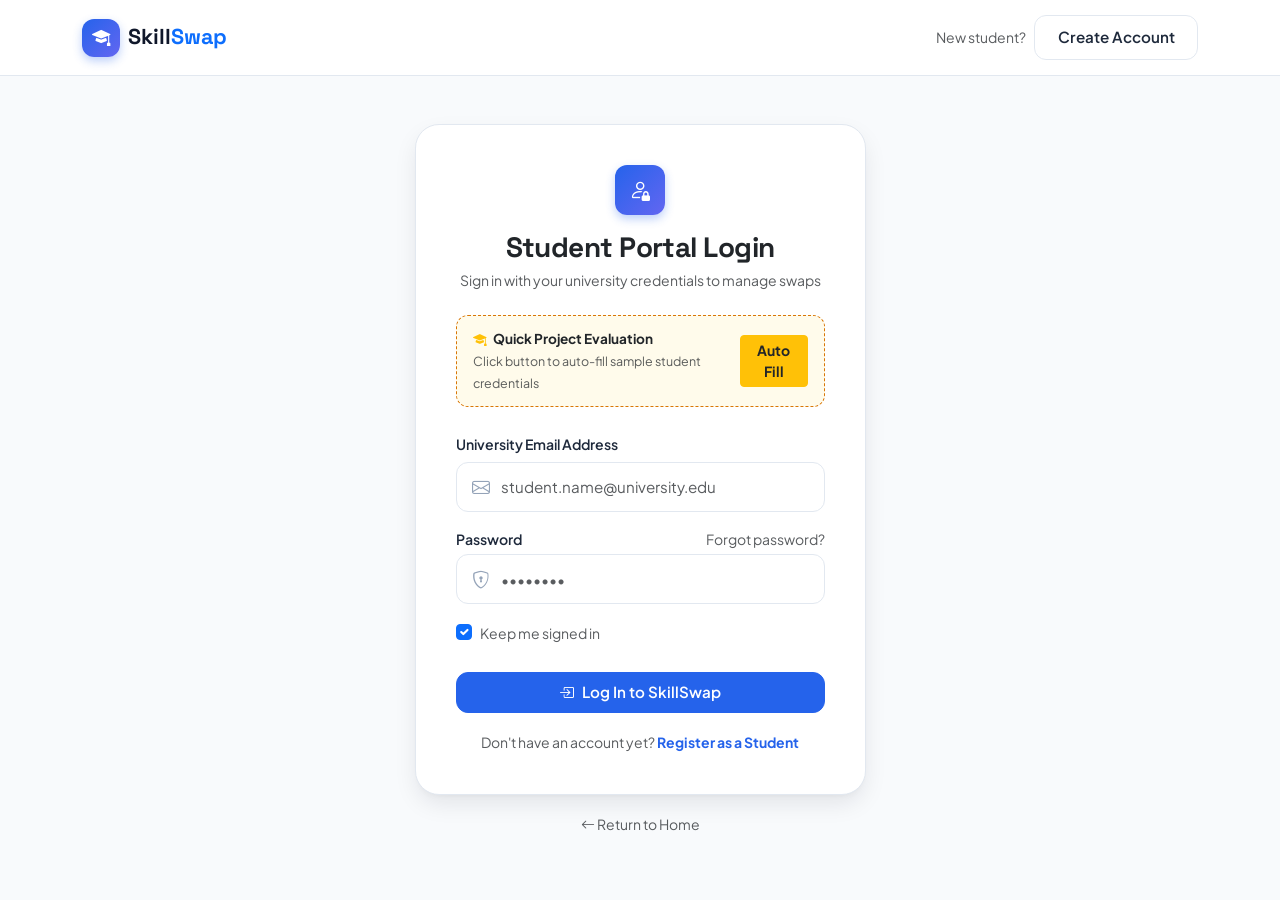
<file: login.html>
<!DOCTYPE html>
<html lang="en">
<head>
  <meta charset="UTF-8">
  <meta name="viewport" content="width=device-width, initial-scale=1.0">
  <title>Student Login – SkillSwap</title>

  <!-- Bootstrap 5.3 CSS -->
  <link href="https://cdn.jsdelivr.net/npm/bootstrap@5.3.2/dist/css/bootstrap.min.css" rel="stylesheet">
  <!-- Bootstrap Icons -->
  <link rel="stylesheet" href="https://cdn.jsdelivr.net/npm/bootstrap-icons@1.11.3/font/bootstrap-icons.min.css">
  
  <!-- Custom Project Styles -->
  <link rel="stylesheet" href="css/style.css">
  <link rel="stylesheet" href="css/responsive.css">
</head>
<body>

  <!-- ========================================================================
       Navigation Bar
       ======================================================================== -->
  <nav class="navbar navbar-expand-lg navbar-custom sticky-top">
    <div class="container">
      <a class="navbar-brand navbar-brand-logo" href="index.html">
        <span class="brand-icon-wrapper">
          <i class="bi bi-mortarboard-fill"></i>
        </span>
        <span>Skill<span class="text-primary">Swap</span></span>
      </a>

      <div class="ms-auto d-flex align-items-center gap-2">
        <span class="small text-muted d-none d-sm-inline">New student?</span>
        <a href="register.html" class="btn btn-sm btn-outline-custom">Create Account</a>
      </div>
    </div>
  </nav>

  <!-- ========================================================================
       Auth Content
       ======================================================================== -->
  <div class="auth-wrapper">
    <div class="container">
      <div class="row justify-content-center">
        <div class="col-md-8 col-lg-5">
          
          <div class="auth-card">
            <!-- Header -->
            <div class="text-center mb-4">
              <span class="brand-icon-wrapper mx-auto mb-3" style="width: 50px; height: 50px; font-size: 1.4rem;">
                <i class="bi bi-person-lock"></i>
              </span>
              <h3 class="fw-bold text-dark mb-1">Student Portal Login</h3>
              <p class="text-muted small">Sign in with your university credentials to manage swaps</p>
            </div>

            <!-- Demo Login Pill for Teachers / Evaluators -->
            <div class="demo-account-pill mb-4 d-flex align-items-center justify-content-between">
              <div>
                <strong class="text-dark d-block"><i class="bi bi-mortarboard-fill text-warning me-1"></i> Quick Project Evaluation</strong>
                <span class="text-muted" style="font-size: 0.78rem;">Click button to auto-fill sample student credentials</span>
              </div>
              <button type="button" id="btnDemoLogin" class="btn btn-sm btn-warning text-dark fw-bold">
                Auto Fill
              </button>
            </div>

            <!-- Login Form -->
            <form id="loginForm">
              <div class="mb-3">
                <label for="loginEmail" class="form-label-custom">University Email Address</label>
                <div class="search-input-group">
                  <i class="bi bi-envelope"></i>
                  <input type="email" class="form-control" id="loginEmail" placeholder="student.name@university.edu" required>
                </div>
              </div>

              <div class="mb-3">
                <div class="d-flex justify-content-between align-items-center mb-1">
                  <label for="loginPassword" class="form-label-custom mb-0">Password</label>
                  <a href="#" class="small text-muted" onclick="showCustomToast('Password Reset', 'Password recovery link has been simulated.'); return false;">Forgot password?</a>
                </div>
                <div class="search-input-group">
                  <i class="bi bi-shield-lock"></i>
                  <input type="password" class="form-control" id="loginPassword" placeholder="••••••••" required>
                </div>
              </div>

              <div class="d-flex justify-content-between align-items-center mb-4">
                <div class="form-check">
                  <input class="form-check-input" type="checkbox" id="rememberMe" checked>
                  <label class="form-check-label small text-muted" for="rememberMe">
                    Keep me signed in
                  </label>
                </div>
              </div>

              <button type="submit" class="btn btn-primary-custom w-100 py-2 mb-3">
                <i class="bi bi-box-arrow-in-right"></i> Log In to SkillSwap
              </button>

              <div class="text-center">
                <span class="text-muted small">Don't have an account yet? </span>
                <a href="register.html" class="small fw-bold">Register as a Student</a>
              </div>
            </form>

          </div>

          <div class="text-center mt-3">
            <a href="index.html" class="text-muted small">
              <i class="bi bi-arrow-left"></i> Return to Home
            </a>
          </div>

        </div>
      </div>
    </div>
  </div>

  <!-- Bootstrap 5.3 JS Bundle -->
  <script src="https://cdn.jsdelivr.net/npm/bootstrap@5.3.2/dist/js/bootstrap.bundle.min.js"></script>
  <!-- Main Project JS -->
  <script src="js/main.js"></script>
</body>
</html>
</file>
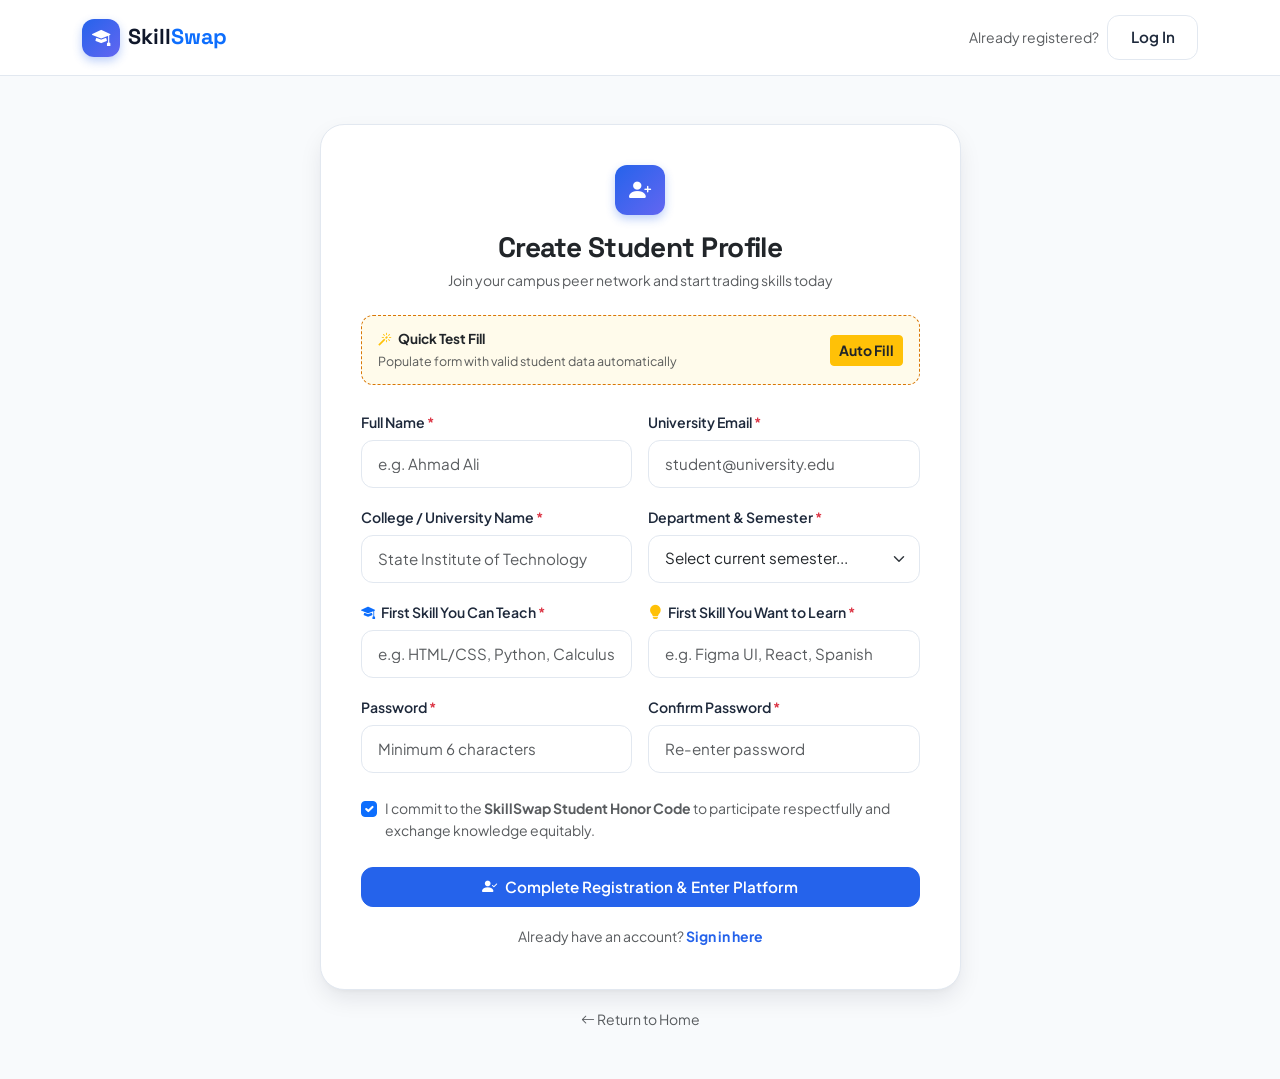
<file: register.html>
<!DOCTYPE html>
<html lang="en">
<head>
  <meta charset="UTF-8">
  <meta name="viewport" content="width=device-width, initial-scale=1.0">
  <title>Student Registration – SkillSwap</title>

  <!-- Bootstrap 5.3 CSS -->
  <link href="https://cdn.jsdelivr.net/npm/bootstrap@5.3.2/dist/css/bootstrap.min.css" rel="stylesheet">
  <!-- Bootstrap Icons -->
  <link rel="stylesheet" href="https://cdn.jsdelivr.net/npm/bootstrap-icons@1.11.3/font/bootstrap-icons.min.css">
  
  <!-- Custom Project Styles -->
  <link rel="stylesheet" href="css/style.css">
  <link rel="stylesheet" href="css/responsive.css">
</head>
<body>

  <!-- ========================================================================
       Navigation Bar
       ======================================================================== -->
  <nav class="navbar navbar-expand-lg navbar-custom sticky-top">
    <div class="container">
      <a class="navbar-brand navbar-brand-logo" href="index.html">
        <span class="brand-icon-wrapper">
          <i class="bi bi-mortarboard-fill"></i>
        </span>
        <span>Skill<span class="text-primary">Swap</span></span>
      </a>

      <div class="ms-auto d-flex align-items-center gap-2">
        <span class="small text-muted d-none d-sm-inline">Already registered?</span>
        <a href="login.html" class="btn btn-sm btn-outline-custom">Log In</a>
      </div>
    </div>
  </nav>

  <!-- ========================================================================
       Auth Content
       ======================================================================== -->
  <div class="auth-wrapper py-5">
    <div class="container">
      <div class="row justify-content-center">
        <div class="col-md-9 col-lg-7">
          
          <div class="auth-card">
            <div class="text-center mb-4">
              <span class="brand-icon-wrapper mx-auto mb-3" style="width: 50px; height: 50px; font-size: 1.4rem;">
                <i class="bi bi-person-plus-fill"></i>
              </span>
              <h3 class="fw-bold text-dark mb-1">Create Student Profile</h3>
              <p class="text-muted small">Join your campus peer network and start trading skills today</p>
            </div>

            <!-- Demo Fill Pill -->
            <div class="demo-account-pill mb-4 d-flex align-items-center justify-content-between">
              <div>
                <strong class="text-dark d-block"><i class="bi bi-magic text-warning me-1"></i> Quick Test Fill</strong>
                <span class="text-muted" style="font-size: 0.78rem;">Populate form with valid student data automatically</span>
              </div>
              <button type="button" id="btnDemoRegister" class="btn btn-sm btn-warning text-dark fw-bold">
                Auto Fill
              </button>
            </div>

            <!-- Register Form -->
            <form id="registerForm">
              <div class="row g-3 mb-3">
                <div class="col-md-6">
                  <label for="regFullName" class="form-label-custom">Full Name <span class="text-danger">*</span></label>
                  <input type="text" class="form-control form-control-custom" id="regFullName" placeholder="e.g. Ahmad Ali" required>
                </div>
                <div class="col-md-6">
                  <label for="regEmail" class="form-label-custom">University Email <span class="text-danger">*</span></label>
                  <input type="email" class="form-control form-control-custom" id="regEmail" placeholder="student@university.edu" required>
                </div>
              </div>

              <div class="row g-3 mb-3">
                <div class="col-md-6">
                  <label for="regCollege" class="form-label-custom">College / University Name <span class="text-danger">*</span></label>
                  <input type="text" class="form-control form-control-custom" id="regCollege" placeholder="State Institute of Technology" required>
                </div>
                <div class="col-md-6">
                  <label for="regMajor" class="form-label-custom">Department & Semester <span class="text-danger">*</span></label>
                  <select id="regMajor" class="form-select form-select-custom" required>
                    <option value="" disabled selected>Select current semester...</option>
                    <option value="Computer Science • 5th Sem">Computer Science (5th Semester)</option>
                    <option value="Information Tech • 5th Sem">Information Technology (5th Semester)</option>
                    <option value="Electrical Eng • 5th Sem">Electrical Engineering (5th Semester)</option>
                    <option value="Mechanical Eng • 5th Sem">Mechanical Engineering (5th Semester)</option>
                    <option value="Design & Media • 4th Sem">Design & Media (4th Semester)</option>
                    <option value="Mathematics • 6th Sem">Mathematics (6th Semester)</option>
                  </select>
                </div>
              </div>

              <div class="row g-3 mb-3">
                <div class="col-md-6">
                  <label for="regTeach" class="form-label-custom">
                    <i class="bi bi-mortarboard-fill text-primary me-1"></i> First Skill You Can Teach <span class="text-danger">*</span>
                  </label>
                  <input type="text" class="form-control form-control-custom" id="regTeach" placeholder="e.g. HTML/CSS, Python, Calculus" required>
                </div>
                <div class="col-md-6">
                  <label for="regLearn" class="form-label-custom">
                    <i class="bi bi-lightbulb-fill text-warning me-1"></i> First Skill You Want to Learn <span class="text-danger">*</span>
                  </label>
                  <input type="text" class="form-control form-control-custom" id="regLearn" placeholder="e.g. Figma UI, React, Spanish" required>
                </div>
              </div>

              <div class="row g-3 mb-4">
                <div class="col-md-6">
                  <label for="regPassword" class="form-label-custom">Password <span class="text-danger">*</span></label>
                  <input type="password" class="form-control form-control-custom" id="regPassword" placeholder="Minimum 6 characters" required>
                </div>
                <div class="col-md-6">
                  <label for="regConfirmPassword" class="form-label-custom">Confirm Password <span class="text-danger">*</span></label>
                  <input type="password" class="form-control form-control-custom" id="regConfirmPassword" placeholder="Re-enter password" required>
                </div>
              </div>

              <div class="form-check mb-4">
                <input class="form-check-input" type="checkbox" id="termsCheck" required checked>
                <label class="form-check-label small text-muted" for="termsCheck">
                  I commit to the <strong>SkillSwap Student Honor Code</strong> to participate respectfully and exchange knowledge equitably.
                </label>
              </div>

              <button type="submit" class="btn btn-primary-custom w-100 py-2 mb-3">
                <i class="bi bi-person-check-fill"></i> Complete Registration & Enter Platform
              </button>

              <div class="text-center">
                <span class="text-muted small">Already have an account? </span>
                <a href="login.html" class="small fw-bold">Sign in here</a>
              </div>
            </form>

          </div>

          <div class="text-center mt-3">
            <a href="index.html" class="text-muted small">
              <i class="bi bi-arrow-left"></i> Return to Home
            </a>
          </div>

        </div>
      </div>
    </div>
  </div>

  <!-- Bootstrap 5.3 JS Bundle -->
  <script src="https://cdn.jsdelivr.net/npm/bootstrap@5.3.2/dist/js/bootstrap.bundle.min.js"></script>
  <!-- Main Project JS -->
  <script src="js/main.js"></script>
</body>
</html>
</file>
<file: css/style.css>
/* ==========================================================================
   SkillSwap – Student Skill Exchange Platform
   5th Semester Web Development Project
   Technologies: HTML5, CSS3, Bootstrap 5.3
   ========================================================================== */

/* ---------- 1. Google Fonts & Global Variables ---------- */
@import url('https://fonts.googleapis.com/css2?family=Plus+Jakarta+Sans:wght@400;500;600;700;800&family=Space+Grotesk:wght@600;700&display=swap');

:root {
  /* Brand Color Palette */
  --primary: #2563eb;
  --primary-hover: #1d4ed8;
  --primary-subtle: #eff6ff;
  --primary-border: #bfdbfe;
  
  --secondary: #6366f1;
  --secondary-subtle: #eef2ff;
  
  --accent-green: #059669;
  --accent-green-subtle: #ecfdf5;
  
  --accent-amber: #d97706;
  --accent-amber-subtle: #fffbeb;
  
  --accent-purple: #7c3aed;
  --accent-purple-subtle: #f5f3ff;
  
  /* Neutral Color Scale */
  --dark-navy: #0f172a;
  --slate-800: #1e293b;
  --slate-600: #475569;
  --slate-400: #94a3b8;
  --slate-200: #e2e8f0;
  --slate-100: #f1f5f9;
  --slate-50: #f8fafc;
  --white: #ffffff;
  
  /* Typography */
  --font-base: 'Plus Jakarta Sans', -apple-system, BlinkMacSystemFont, 'Segoe UI', Roboto, sans-serif;
  --font-heading: 'Space Grotesk', var(--font-base);
  
  /* Transitions & Shadows */
  --transition-fast: all 0.2s ease-in-out;
  --transition-normal: all 0.3s cubic-bezier(0.16, 1, 0.3, 1);
  --shadow-sm: 0 1px 2px 0 rgba(15, 23, 42, 0.05);
  --shadow-md: 0 4px 6px -1px rgba(15, 23, 42, 0.08), 0 2px 4px -2px rgba(15, 23, 42, 0.06);
  --shadow-lg: 0 10px 25px -3px rgba(15, 23, 42, 0.1), 0 4px 6px -4px rgba(15, 23, 42, 0.05);
  --shadow-hover: 0 20px 30px -10px rgba(37, 99, 235, 0.15), 0 8px 10px -6px rgba(15, 23, 42, 0.05);
  
  --radius-sm: 8px;
  --radius-md: 12px;
  --radius-lg: 18px;
  --radius-xl: 24px;
}

/* ---------- 2. Base & Reset ---------- */
* {
  box-sizing: border-box;
  margin: 0;
  padding: 0;
}

body {
  font-family: var(--font-base);
  color: var(--slate-800);
  background-color: var(--slate-50);
  line-height: 1.6;
  -webkit-font-smoothing: antialiased;
  overflow-x: hidden;
}

h1, h2, h3, h4, h5, h6, .brand-font {
  font-family: var(--font-heading);
  color: var(--dark-navy);
  font-weight: 700;
  letter-spacing: -0.02em;
}

a {
  color: var(--primary);
  text-decoration: none;
  transition: var(--transition-fast);
}

a:hover {
  color: var(--primary-hover);
}

/* ---------- 3. Custom Navbar ---------- */
.navbar-custom {
  background-color: rgba(255, 255, 255, 0.95);
  backdrop-filter: blur(12px);
  -webkit-backdrop-filter: blur(12px);
  border-bottom: 1px solid var(--slate-200);
  padding: 0.85rem 0;
  transition: var(--transition-normal);
  z-index: 1030;
}

.navbar-brand-logo {
  font-family: var(--font-heading);
  font-size: 1.35rem;
  font-weight: 800;
  color: var(--dark-navy);
  display: flex;
  align-items: center;
  gap: 0.5rem;
}

.brand-icon-wrapper {
  width: 38px;
  height: 38px;
  background: linear-gradient(135deg, var(--primary) 0%, var(--secondary) 100%);
  color: var(--white);
  border-radius: var(--radius-md);
  display: flex;
  align-items: center;
  justify-content: center;
  font-size: 1.15rem;
  box-shadow: 0 4px 10px rgba(37, 99, 235, 0.3);
}

.nav-link-custom {
  font-size: 0.95rem;
  font-weight: 600;
  color: var(--slate-600) !important;
  padding: 0.5rem 1rem !important;
  border-radius: var(--radius-sm);
  transition: var(--transition-fast);
}

.nav-link-custom:hover,
.nav-link-custom.active {
  color: var(--primary) !important;
  background-color: var(--primary-subtle);
}

.student-avatar-nav {
  width: 36px;
  height: 36px;
  border-radius: 50%;
  object-fit: cover;
  border: 2px solid var(--primary-border);
}

/* ---------- 4. Hero Section ---------- */
.hero-section {
  position: relative;
  background: radial-gradient(circle at 10% 20%, rgba(239, 246, 255, 0.9) 0%, rgba(255, 255, 255, 1) 90%);
  padding: 5rem 0 4.5rem;
  border-bottom: 1px solid var(--slate-200);
  overflow: hidden;
}

.hero-pill-badge {
  display: inline-flex;
  align-items: center;
  gap: 0.5rem;
  background-color: var(--primary-subtle);
  border: 1px solid var(--primary-border);
  color: var(--primary);
  font-weight: 600;
  font-size: 0.85rem;
  padding: 0.4rem 1rem;
  border-radius: 50px;
  margin-bottom: 1.25rem;
}

.hero-title {
  font-size: clamp(2.25rem, 5vw, 3.75rem);
  line-height: 1.12;
  font-weight: 800;
  margin-bottom: 1.25rem;
  color: var(--dark-navy);
}

.text-gradient {
  background: linear-gradient(135deg, var(--primary) 0%, var(--secondary) 100%);
  -webkit-background-clip: text;
  -webkit-text-fill-color: transparent;
}

.hero-subtitle {
  font-size: 1.125rem;
  color: var(--slate-600);
  margin-bottom: 2rem;
  max-width: 580px;
}

/* Hero Quick Search Box */
.hero-search-card {
  background: var(--white);
  border: 1px solid var(--slate-200);
  border-radius: var(--radius-xl);
  padding: 1.5rem;
  box-shadow: var(--shadow-lg);
}

.search-input-group {
  position: relative;
}

.search-input-group .bi {
  position: absolute;
  left: 1rem;
  top: 50%;
  transform: translateY(-50%);
  color: var(--slate-400);
  font-size: 1.1rem;
}

.search-input-group .form-control {
  padding-left: 2.75rem;
  height: 50px;
  border-radius: var(--radius-md);
  border: 1px solid var(--slate-200);
  font-size: 0.95rem;
}

.search-input-group .form-control:focus {
  border-color: var(--primary);
  box-shadow: 0 0 0 4px var(--primary-subtle);
}

/* Floating Student Stat Badge */
.hero-card-float {
  background: var(--white);
  border: 1px solid var(--slate-200);
  border-radius: var(--radius-lg);
  padding: 1rem 1.25rem;
  box-shadow: var(--shadow-lg);
  display: inline-flex;
  align-items: center;
  gap: 1rem;
  transition: var(--transition-normal);
}

.hero-card-float:hover {
  transform: translateY(-5px);
}

/* ---------- 5. Badges & Skill Pills ---------- */
.badge-teach {
  background-color: var(--primary-subtle);
  color: var(--primary);
  border: 1px solid var(--primary-border);
  font-weight: 600;
  font-size: 0.78rem;
  padding: 0.35rem 0.65rem;
  border-radius: 50px;
  display: inline-flex;
  align-items: center;
  gap: 0.25rem;
}

.badge-learn {
  background-color: var(--accent-green-subtle);
  color: var(--accent-green);
  border: 1px solid #a7f3d0;
  font-weight: 600;
  font-size: 0.78rem;
  padding: 0.35rem 0.65rem;
  border-radius: 50px;
  display: inline-flex;
  align-items: center;
  gap: 0.25rem;
}

.badge-semester {
  background-color: var(--slate-100);
  color: var(--slate-600);
  font-weight: 600;
  font-size: 0.75rem;
  padding: 0.25rem 0.6rem;
  border-radius: var(--radius-sm);
}

.badge-status-active {
  background-color: #dbeafe;
  color: #1e40af;
  font-size: 0.75rem;
  padding: 0.3rem 0.7rem;
  border-radius: 50px;
  font-weight: 600;
}

.badge-status-pending {
  background-color: var(--accent-amber-subtle);
  color: var(--accent-amber);
  border: 1px solid #fde68a;
  font-size: 0.75rem;
  padding: 0.3rem 0.7rem;
  border-radius: 50px;
  font-weight: 600;
}

.badge-status-completed {
  background-color: var(--accent-green-subtle);
  color: var(--accent-green);
  border: 1px solid #a7f3d0;
  font-size: 0.75rem;
  padding: 0.3rem 0.7rem;
  border-radius: 50px;
  font-weight: 600;
}

/* ---------- 6. Interactive Skill & Mentor Cards ---------- */
.skill-card {
  background: var(--white);
  border: 1px solid var(--slate-200);
  border-radius: var(--radius-xl);
  padding: 1.5rem;
  transition: var(--transition-normal);
  height: 100%;
  display: flex;
  flex-direction: column;
  position: relative;
}

.skill-card:hover {
  transform: translateY(-5px);
  box-shadow: var(--shadow-hover);
  border-color: var(--primary-border);
}

.student-avatar {
  width: 52px;
  height: 52px;
  border-radius: 50%;
  object-fit: cover;
  border: 2px solid var(--white);
  box-shadow: var(--shadow-sm);
}

.rating-star {
  color: #f59e0b;
  font-size: 0.9rem;
}

.category-icon-box {
  width: 54px;
  height: 54px;
  border-radius: var(--radius-lg);
  display: flex;
  align-items: center;
  justify-content: center;
  font-size: 1.5rem;
  margin-bottom: 1rem;
  transition: var(--transition-fast);
}

.category-card {
  background: var(--white);
  border: 1px solid var(--slate-200);
  border-radius: var(--radius-lg);
  padding: 1.5rem;
  text-align: center;
  transition: var(--transition-normal);
  cursor: pointer;
}

.category-card:hover {
  transform: translateY(-4px);
  border-color: var(--primary);
  box-shadow: var(--shadow-md);
}

.category-card:hover .category-icon-box {
  transform: scale(1.08);
}

/* ---------- 7. How It Works Steps ---------- */
.step-card {
  background: var(--white);
  border: 1px solid var(--slate-200);
  border-radius: var(--radius-xl);
  padding: 2rem 1.5rem;
  text-align: center;
  position: relative;
  transition: var(--transition-normal);
  height: 100%;
}

.step-card:hover {
  transform: translateY(-4px);
  box-shadow: var(--shadow-lg);
}

.step-number {
  width: 44px;
  height: 44px;
  border-radius: 50%;
  background: var(--primary);
  color: var(--white);
  font-weight: 700;
  display: flex;
  align-items: center;
  justify-content: center;
  margin: 0 auto 1.25rem;
  font-size: 1.1rem;
}

/* ---------- 8. Dashboard Specific Styling ---------- */
.dashboard-stat-card {
  background: var(--white);
  border: 1px solid var(--slate-200);
  border-radius: var(--radius-lg);
  padding: 1.25rem 1.5rem;
  transition: var(--transition-fast);
}

.dashboard-stat-card:hover {
  box-shadow: var(--shadow-md);
}

.stat-icon-wrapper {
  width: 48px;
  height: 48px;
  border-radius: var(--radius-md);
  display: flex;
  align-items: center;
  justify-content: center;
  font-size: 1.35rem;
}

.dashboard-nav-pill .nav-link {
  color: var(--slate-600);
  font-weight: 600;
  padding: 0.6rem 1.2rem;
  border-radius: 50px;
  border: 1px solid transparent;
  transition: var(--transition-fast);
}

.dashboard-nav-pill .nav-link.active {
  background-color: var(--primary);
  color: var(--white);
  box-shadow: 0 4px 10px rgba(37, 99, 235, 0.25);
}

/* Request Row / Card */
.request-card {
  background: var(--white);
  border: 1px solid var(--slate-200);
  border-radius: var(--radius-lg);
  padding: 1.25rem 1.5rem;
  margin-bottom: 1rem;
  transition: var(--transition-fast);
}

.request-card:hover {
  border-color: var(--primary-border);
  box-shadow: var(--shadow-sm);
}

/* ---------- 9. Student Profile Specific Styling ---------- */
.profile-header-card {
  background: var(--white);
  border: 1px solid var(--slate-200);
  border-radius: var(--radius-xl);
  overflow: hidden;
  box-shadow: var(--shadow-sm);
}

.profile-cover-photo {
  height: 180px;
  background: linear-gradient(135deg, #1e3a8a 0%, #3b82f6 50%, #60a5fa 100%);
  position: relative;
}

.profile-avatar-large {
  width: 110px;
  height: 110px;
  border-radius: 50%;
  border: 4px solid var(--white);
  object-fit: cover;
  box-shadow: var(--shadow-md);
  position: absolute;
  bottom: -45px;
  left: 2rem;
}

.profile-info-body {
  padding: 3.5rem 2rem 2rem;
}

.skill-progress-bar {
  height: 8px;
  border-radius: 50px;
  background-color: var(--slate-100);
  overflow: hidden;
}

.skill-progress-fill {
  height: 100%;
  border-radius: 50px;
  background: linear-gradient(90deg, var(--primary) 0%, var(--secondary) 100%);
}

/* ---------- 10. Forms, Modals & Buttons ---------- */
.form-label-custom {
  font-size: 0.88rem;
  font-weight: 600;
  color: var(--slate-800);
  margin-bottom: 0.4rem;
}

.form-control-custom,
.form-select-custom {
  height: 48px;
  border-radius: var(--radius-md);
  border: 1px solid var(--slate-200);
  padding: 0.65rem 1rem;
  font-size: 0.95rem;
  transition: var(--transition-fast);
  background-color: var(--white);
}

textarea.form-control-custom {
  height: auto;
}

.form-control-custom:focus,
.form-select-custom:focus {
  border-color: var(--primary);
  box-shadow: 0 0 0 3px rgba(37, 99, 235, 0.12);
  outline: none;
}

.btn-primary-custom {
  background: var(--primary);
  border: 1px solid var(--primary);
  color: var(--white);
  font-weight: 600;
  font-size: 0.95rem;
  padding: 0.65rem 1.4rem;
  border-radius: var(--radius-md);
  display: inline-flex;
  align-items: center;
  justify-content: center;
  gap: 0.5rem;
  transition: var(--transition-fast);
}

.btn-primary-custom:hover {
  background: var(--primary-hover);
  border-color: var(--primary-hover);
  color: var(--white);
  box-shadow: 0 4px 12px rgba(37, 99, 235, 0.25);
}

.btn-outline-custom {
  background: transparent;
  border: 1px solid var(--slate-200);
  color: var(--slate-800);
  font-weight: 600;
  font-size: 0.95rem;
  padding: 0.65rem 1.4rem;
  border-radius: var(--radius-md);
  display: inline-flex;
  align-items: center;
  justify-content: center;
  gap: 0.5rem;
  transition: var(--transition-fast);
}

.btn-outline-custom:hover {
  background: var(--slate-100);
  color: var(--dark-navy);
  border-color: var(--slate-400);
}

.btn-success-custom {
  background: var(--accent-green);
  border: 1px solid var(--accent-green);
  color: var(--white);
  font-weight: 600;
  padding: 0.5rem 1rem;
  border-radius: var(--radius-md);
  transition: var(--transition-fast);
}

.btn-success-custom:hover {
  background: #047857;
  color: var(--white);
}

/* ---------- 11. Auth Pages (Login & Register) ---------- */
.auth-wrapper {
  min-height: calc(100vh - 160px);
  display: flex;
  align-items: center;
  padding: 3rem 0;
}

.auth-card {
  background: var(--white);
  border: 1px solid var(--slate-200);
  border-radius: var(--radius-xl);
  padding: 2.5rem;
  box-shadow: var(--shadow-lg);
}

.demo-account-pill {
  background-color: var(--accent-amber-subtle);
  border: 1px dashed var(--accent-amber);
  border-radius: var(--radius-md);
  padding: 0.75rem 1rem;
  font-size: 0.85rem;
}

/* ---------- 12. Footer ---------- */
.footer-custom {
  background-color: var(--dark-navy);
  color: var(--slate-400);
  padding: 4rem 0 2rem;
  border-top: 1px solid var(--slate-800);
}

.footer-brand {
  font-family: var(--font-heading);
  font-size: 1.4rem;
  font-weight: 700;
  color: var(--white);
}

.footer-link {
  color: var(--slate-400);
  display: block;
  margin-bottom: 0.65rem;
  font-size: 0.92rem;
  transition: var(--transition-fast);
}

.footer-link:hover {
  color: var(--white);
  transform: translateX(4px);
}

.footer-bottom {
  border-top: 1px solid rgba(255, 255, 255, 0.08);
  margin-top: 3rem;
  padding-top: 1.5rem;
  font-size: 0.85rem;
}

/* Toast styling override */
.toast-container {
  z-index: 1090;
}

.custom-toast {
  border-radius: var(--radius-md);
  box-shadow: var(--shadow-lg);
  border: none;
}
</file>
<file: css/responsive.css>
/* ==========================================================================
   SkillSwap – Responsive Stylesheet
   Responsive tweaks & media queries for mobile/tablet screens
   ========================================================================== */

/* Extra small devices (phones, 600px and down) */
@media (max-width: 576px) {
  .hero-section {
    padding: 3.5rem 0 3rem;
    text-align: center;
  }

  .hero-title {
    font-size: 2rem;
  }

  .hero-subtitle {
    font-size: 1rem;
    margin: 0 auto 1.75rem;
  }

  .hero-pill-badge {
    margin-left: auto;
    margin-right: auto;
  }

  .hero-search-card {
    padding: 1.25rem 1rem;
  }

  .search-input-group .form-control {
    font-size: 0.88rem;
    height: 46px;
  }

  .profile-cover-photo {
    height: 130px;
  }

  .profile-avatar-large {
    width: 85px;
    height: 85px;
    bottom: -35px;
    left: 1.25rem;
  }

  .profile-info-body {
    padding: 2.75rem 1.25rem 1.5rem;
  }

  .auth-card {
    padding: 1.75rem 1.25rem;
  }

  .step-card {
    padding: 1.5rem 1rem;
  }

  .footer-custom {
    padding: 3rem 0 1.5rem;
    text-align: center;
  }

  .footer-link:hover {
    transform: none;
  }
}

/* Medium devices (tablets, 768px and down) */
@media (max-width: 768px) {
  .navbar-nav {
    padding-top: 1rem;
  }

  .nav-link-custom {
    padding: 0.65rem 0.75rem !important;
  }

  .hero-card-float {
    margin-top: 1.5rem;
    width: 100%;
    justify-content: center;
  }

  .category-card {
    padding: 1.2rem;
  }

  .dashboard-stat-card {
    margin-bottom: 1rem;
  }
}

/* Large devices (desktops, 992px and up) */
@media (min-width: 992px) {
  .navbar-expand-lg .navbar-nav .nav-link {
    padding-right: 0.8rem;
    padding-left: 0.8rem;
  }
}
</file>
